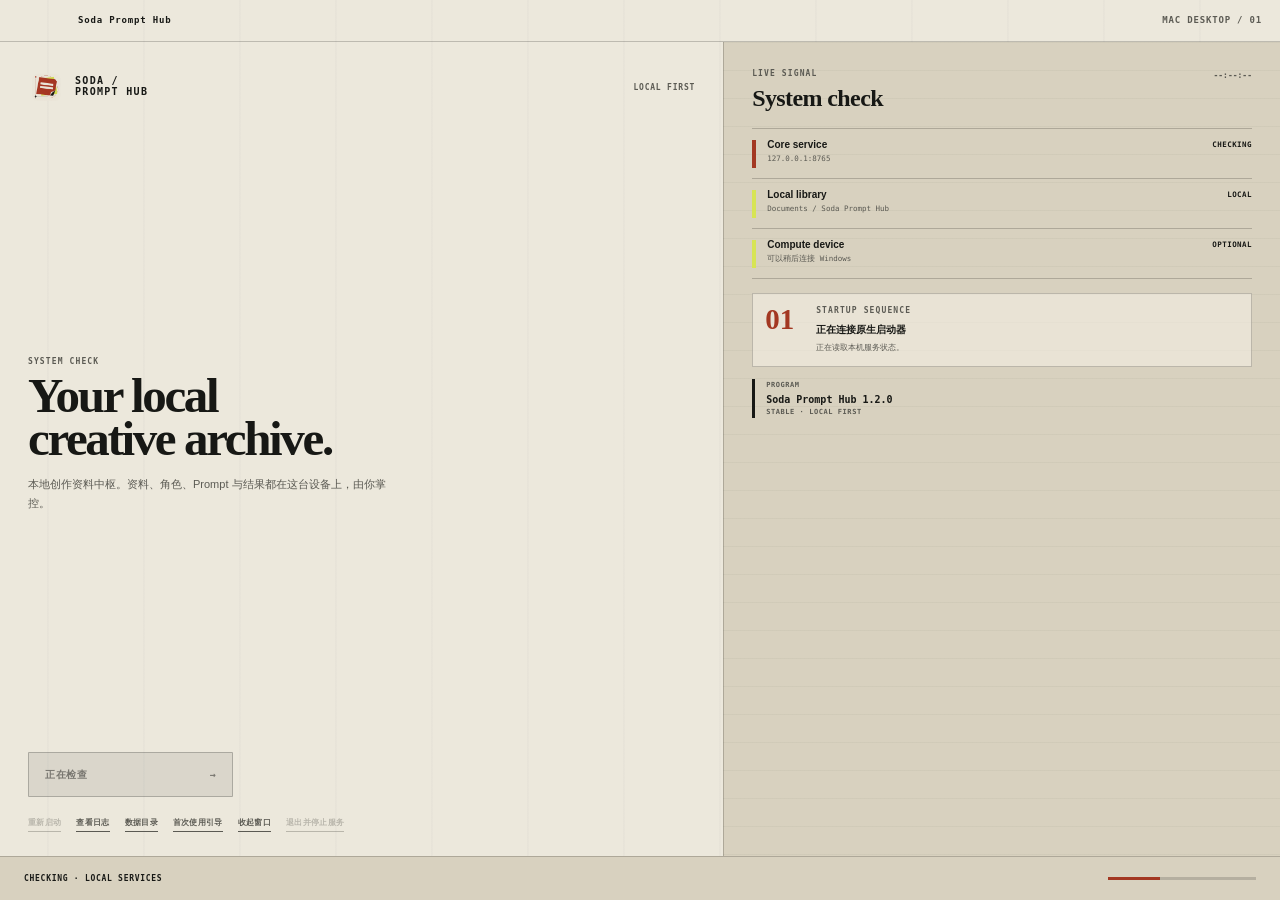
<file: deploy/desktop-ui/index.html>
<!doctype html>
<html lang="zh-CN">
<head>
  <meta charset="utf-8">
  <meta name="viewport" content="width=device-width, initial-scale=1">
  <meta name="color-scheme" content="light">
  <link rel="icon" href="data:,">
  <title>Soda Prompt Hub</title>
  <link rel="stylesheet" href="desktop.css?v=desktop-shell-9">
  <script src="desktop.js?v=desktop-shell-8" defer></script>
</head>
<body data-phase="checking" data-product="mac">
  <main class="desktop-shell" aria-live="polite">
    <header class="title-bar" data-drag-region>
      <span class="title-copy" id="titleCopy">Soda Prompt Hub</span>
      <span class="platform-copy" id="platformCopy">MAC DESKTOP / 01</span>
    </header>

    <div class="workspace-grid">
      <section class="workspace-intro">
        <div class="brand-row">
          <div class="brand-lockup" aria-label="Soda Prompt Hub">
            <span class="brand-stamp" aria-hidden="true"></span>
            <span class="brand-name" id="brandName">SODA /<br>PROMPT HUB</span>
          </div>
          <span class="build-label" id="buildLabel">LOCAL FIRST</span>
        </div>

        <div class="hero-copy">
          <p class="eyebrow" id="phaseEyebrow">SYSTEM CHECK</p>
          <h1 id="heroTitle">Your local<br>creative archive.</h1>
          <p class="hero-description" id="heroDescription">本地创作资料中枢。资料、角色、Prompt 与结果都在这台设备上，由你掌控。</p>
        </div>

        <button class="primary-action" id="primaryAction" type="button" data-command="openWorkspace" disabled>
          <span id="primaryLabel">正在准备</span>
          <span aria-hidden="true">→</span>
        </button>

        <nav class="secondary-actions" aria-label="启动器操作">
          <button type="button" data-command="restartCore" id="restartAction">重新启动</button>
          <button type="button" data-command="openLogs" id="logsAction">查看日志</button>
          <button type="button" data-command="exportDiagnostics" class="windows-only" id="diagnosticsAction" hidden>导出诊断</button>
          <button type="button" data-command="openDataFolder" id="folderAction">数据目录</button>
          <button type="button" data-command="toggleLocalWorker" class="desktop-only" id="computeAction" hidden>启动本机计算</button>
          <button type="button" data-settings-open class="compute-settings" id="configAction" hidden>设置</button>
          <button type="button" id="setupGuideAction">首次使用引导</button>
          <button type="button" data-command="hideWindow" id="hideAction">收起窗口</button>
          <button type="button" data-command="stopServiceAndQuit" id="stopQuitAction" class="mac-only" hidden>退出并停止服务</button>
        </nav>
      </section>

      <aside class="system-panel">
        <div class="panel-heading">
          <div>
            <p class="eyebrow">LIVE SIGNAL</p>
            <h2 id="panelTitle">System check</h2>
          </div>
          <time id="checkedAt">--:--:--</time>
        </div>

        <div class="status-list">
          <article class="status-row" data-signal="core">
            <span class="status-mark" aria-hidden="true"></span>
            <div>
              <h3>Core service</h3>
              <p id="coreDetail">正在确认服务身份</p>
            </div>
            <strong id="coreState">CHECKING</strong>
          </article>
          <article class="status-row" data-signal="library">
            <span class="status-mark" aria-hidden="true"></span>
            <div>
              <h3>Local library</h3>
              <p id="libraryDetail">Documents / Soda Prompt Hub</p>
            </div>
            <strong id="libraryState">LOCAL</strong>
          </article>
          <article class="status-row" data-signal="compute">
            <span class="status-mark" aria-hidden="true"></span>
            <div>
              <h3>Compute device</h3>
              <p id="computeDetail">可以稍后连接 Windows</p>
            </div>
            <strong id="computeState">OPTIONAL</strong>
          </article>
          <article class="status-row worker-only" data-signal="comfy" hidden>
            <span class="status-mark" aria-hidden="true"></span>
            <div>
              <h3 id="comfyTitle">ComfyUI</h3>
              <p id="comfyDetail">127.0.0.1:8188</p>
            </div>
            <strong id="comfyState">CHECKING</strong>
          </article>
        </div>

        <section class="task-lane worker-only" id="taskLane" hidden>
          <div class="task-lane-heading">
            <p class="eyebrow">TASK LANE</p>
            <strong id="taskState">WAITING</strong>
          </div>
          <span class="task-track" aria-hidden="true"><i></i></span>
          <h3 id="taskTitle">等待下一个已校验任务</h3>
          <p id="taskDetail">Worker 只会领取 bridge 中通过协议校验的任务。</p>
        </section>

        <section class="connection-card" id="connectionCard" hidden aria-label="设备连接状态">
          <div class="connection-heading"><span id="connectionDevice">计算设备</span><span id="connectionDot" aria-hidden="true">●</span></div>
          <h3 id="connectionLabel">正在检查设备连接</h3>
          <p id="connectionDetail">正在读取共享目录与 Worker 心跳。</p>
          <div class="connection-actions">
            <button type="button" data-command="checkConnection">重新检查</button>
            <button type="button" data-command="reconnectDevice" id="reconnectAction" hidden>连接 Windows</button>
            <button type="button" data-command="openDeviceSettings">设备设置 →</button>
          </div>
          <small>每 5 秒自动检查 · <span id="connectionCheckedAt">--:--:--</span></small>
          <p class="connection-notice" id="connectionNotice" role="status" hidden></p>
        </section>

        <section class="step-card" id="stepCard">
          <span class="step-index" id="stepIndex">01</span>
          <div>
            <p class="eyebrow" id="stepKicker">STARTUP SEQUENCE</p>
            <h3 id="stepTitle">正在定位安装目录</h3>
            <p id="stepDetail">启动器正在确认本机环境，请稍候。</p>
          </div>
        </section>

        <section class="error-card" id="errorCard" hidden>
          <p class="eyebrow">NEEDS ATTENTION</p>
          <h3 id="errorTitle">启动未完成</h3>
          <p id="errorDetail">请查看日志后重试。</p>
          <button type="button" data-command="retryCore">重试启动</button>
        </section>

        <div class="program-card">
          <span>PROGRAM</span>
          <strong id="programVersion">Soda Prompt Hub</strong>
          <small id="programDetail">Stable · Local first</small>
        </div>
      </aside>
    </div>

    <footer class="status-rail">
      <span id="railCopy">CHECKING · LOCAL SERVICES</span>
      <span class="rail-track" aria-hidden="true"><i></i></span>
    </footer>

    <div class="toast" id="toast" role="status" hidden></div>

    <dialog id="setupGuide" class="setup-guide" aria-labelledby="setupGuideTitle">
      <header><div><p class="eyebrow">GET STARTED / 首次使用</p><h2 id="setupGuideTitle">准备你的计算设备</h2></div><button type="button" id="setupGuideClose" aria-label="关闭首次使用引导">×</button></header>
      <ol class="setup-track" aria-label="设置进度"><li>01 本机设置</li><li id="setupShareTab">02 共享连接</li><li>03 检查状态</li></ol>
      <section data-setup-step="0"><h3 tabindex="-1">先连接本机 ComfyUI</h3><p>启动你的 ComfyUI，确认浏览器可以打开它。默认地址是 http://127.0.0.1:8188；使用其他端口时，在设置里修改。</p><p id="setupBridgeHelp">选择专用任务目录，例如 D:\PromptHub-Bridge\prompt-hub。只共享它的上级文件夹，不要共享整个磁盘、模型目录或个人资料。</p><p>LoRA 与模型目录可以稍后添加。已有配置会保留，只有点击保存才会更新。</p><button type="button" id="setupEdit">打开本机设置</button><button type="button" id="setupNext">已准备好，继续 →</button></section>
      <section data-setup-step="1" hidden><h3 tabindex="-1">仅共享指定的任务文件夹</h3><p id="setupShareFolder"></p><p id="setupShareDetail"></p><ol class="setup-instructions"><li>打开下方文件夹，返回上一级，右键该文件夹 → 属性 → 共享 → 高级共享。</li><li>勾选共享，记下共享名称；在共享权限与「安全」页仅给用于连接的账号读取与写入权限。</li><li>保留密码保护共享。只在可信的专用网络启用文件共享；不要关闭防火墙或为 Everyone 开放整个磁盘。</li></ol><button type="button" id="setupOpenFolder">打开待共享文件夹</button><button type="button" id="setupReadShare">我已设置，重新检测</button><label class="setup-address">发给 Mac 的连接地址<input id="setupAddress" readonly aria-label="发给 Mac 的连接地址" placeholder="检测到共享后显示"></label><button type="button" id="setupCopy" disabled>复制连接地址</button><p>在 Mac 工作台的「设备连接 → 开始配对引导」粘贴地址。系统登录使用 Windows 账号密码，不是 PIN。</p><button type="button" id="setupToCheck">继续检查本机状态 →</button></section>
      <section data-setup-step="2" hidden><h3 tabindex="-1">确认服务真正就绪</h3><ul id="setupChecks" class="setup-checks"></ul><p id="setupCheckHelp"></p><button type="button" id="setupCheck">重新检查</button><button type="button" id="setupFinish">返回主界面</button></section>
      <footer><button type="button" id="setupBack" hidden>← 上一步</button><p id="setupNotice" role="status">引导不会自动修改共享、账号或防火墙。</p></footer>
    </dialog>

    <section class="settings-overlay compute-settings" id="settingsOverlay" aria-labelledby="settingsTitle" hidden>
      <div class="settings-sheet">
        <header>
          <div>
            <p class="eyebrow">DEVICE CONFIGURATION</p>
            <h2 id="settingsTitle">配置计算设备</h2>
          </div>
          <button type="button" class="settings-close" data-settings-close aria-label="关闭设置">×</button>
        </header>

        <form id="workerSettingsForm">
          <section class="settings-section">
            <span class="settings-index">01</span>
            <div class="settings-fields">
              <h3>ComfyUI</h3>
              <label for="bridgeRoot" class="bridge-config">Bridge 目录</label>
              <div class="path-field bridge-config">
                <input id="bridgeRoot" name="bridgeRoot" autocomplete="off" required>
                <button type="button" data-folder-for="bridgeRoot">选择</button>
              </div>
              <label for="comfyUiUrl">ComfyUI 本机地址</label>
              <input id="comfyUiUrl" name="comfyUiUrl" value="http://127.0.0.1:8188" autocomplete="off" required>
            </div>
          </section>

          <section class="settings-section">
            <span class="settings-index">02</span>
            <div class="settings-fields">
              <h3>LoRA roots</h3>
              <label for="loraRoots">每行一个允许扫描的 LoRA 目录</label>
              <div class="path-field path-field-multiline">
                <textarea id="loraRoots" name="loraRoots" rows="2"></textarea>
                <button type="button" data-folder-for="loraRoots">添加</button>
              </div>
            </div>
          </section>

          <section class="settings-section models-section">
            <span class="settings-index">03</span>
            <div class="settings-fields model-fields">
              <h3>Model roots</h3>
              <p>没有使用的类型可以留空；已有同类型的多个目录会按行保留。</p>
              <div class="model-grid">
                <label>Checkpoint<textarea id="modelCheckpoint" rows="1"></textarea><button type="button" data-folder-for="modelCheckpoint">选择</button></label>
                <label>Diffusion model<textarea id="modelDiffusion" rows="1"></textarea><button type="button" data-folder-for="modelDiffusion">选择</button></label>
                <label>VAE<textarea id="modelVae" rows="1"></textarea><button type="button" data-folder-for="modelVae">选择</button></label>
                <label>Text encoder<textarea id="modelTextEncoder" rows="1"></textarea><button type="button" data-folder-for="modelTextEncoder">选择</button></label>
                <label>Upscaler<textarea id="modelUpscaler" rows="1"></textarea><button type="button" data-folder-for="modelUpscaler">选择</button></label>
                <label>ControlNet<textarea id="modelControlnet" rows="1"></textarea><button type="button" data-folder-for="modelControlnet">选择</button></label>
              </div>
            </div>
          </section>

          <footer class="settings-actions">
            <button type="button" data-command="openConfig">高级 JSON</button>
            <span id="settingsNotice">保存前不会修改现有配置。</span>
            <button type="submit" class="settings-save">保存并检查</button>
          </footer>
        </form>
      </div>
    </section>
  </main>
</body>
</html>
</file>
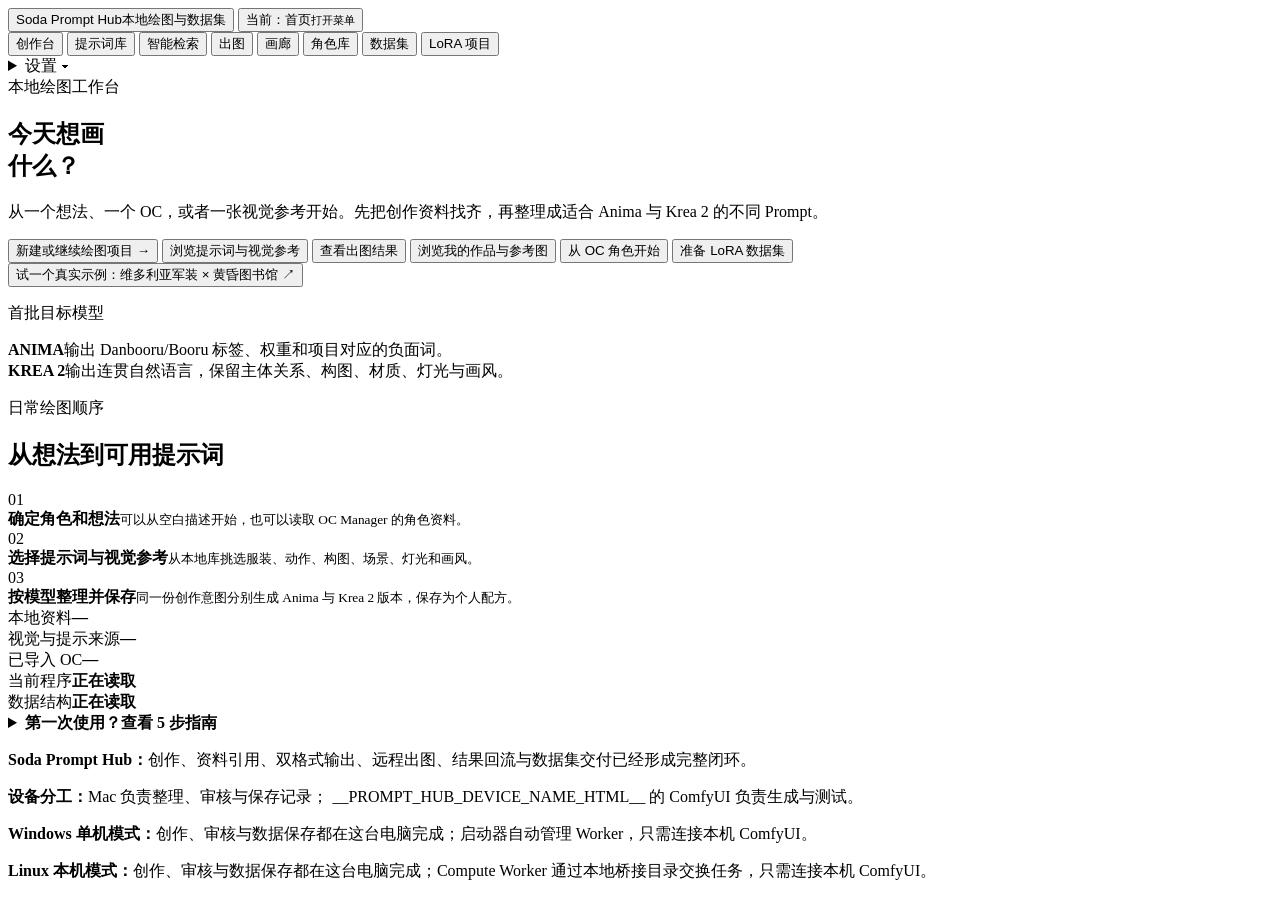
<file: src/prompt_hub/web_assets/index.html>
<!doctype html>
<html lang="zh-CN" data-usage-mode="__PROMPT_HUB_USAGE_MODE__">
<head>
  <meta charset="utf-8">
  <meta name="viewport" content="width=device-width, initial-scale=1">
  <title>Soda Prompt Hub</title>
  <meta name="application-name" content="Soda Prompt Hub">
  <meta name="description" content="Soda 的本地 AI 绘图提示词、视觉参考与 OC 创作中枢。">
  <link rel="icon" href="data:image/svg+xml,%3Csvg xmlns='http://www.w3.org/2000/svg' viewBox='0 0 64 64'%3E%3Crect width='64' height='64' fill='%23171815'/%3E%3Cpath d='M12 16h40v10H12zm0 22h26v10H12z' fill='%23d84b2a'/%3E%3Ccircle cx='48' cy='43' r='7' fill='%23d7e455'/%3E%3C/svg%3E">
  <style>
__PROMPT_HUB_BASE_STYLES__  </style>
</head>
<body>
  <div class="shell">
    <nav class="app-nav" aria-label="主导航" data-menu-open="false">
      <button class="app-brand" data-view="home">Soda Prompt Hub<span>本地绘图与数据集</span></button>
      <button class="app-nav-toggle" id="appNavToggle" type="button" aria-controls="appNavItems" aria-expanded="false"><span id="appNavCurrent">当前：首页</span><small>打开菜单</small></button>
      <div class="app-nav-items" id="appNavItems">
        <button class="app-nav-button" data-view="creative">创作台</button>
        <button class="app-nav-button" data-view="prompts">提示词库</button>
        <button class="app-nav-button" data-view="discover">智能检索</button>
        <button class="app-nav-button" data-view="comfy">出图</button>
        <button class="app-nav-button" data-view="gallery">画廊</button>
        <button class="app-nav-button" data-view="characters">角色库</button>
        <button class="app-nav-button" data-view="datasets">数据集</button>
        <button class="app-nav-button" data-view="lora">LoRA 项目</button>
        <details class="app-settings-menu" id="appSettingsMenu"><summary>设置 ▾</summary><div class="app-settings-items">
        <button class="app-nav-button" data-view="management">资料管理</button>
        <button class="app-nav-button" data-view="remote">设备连接</button>
        <button class="app-nav-button language-settings-button" id="languageSettingsToggle" type="button" aria-haspopup="dialog" aria-controls="languageSettings" aria-expanded="false">语言 ▾</button>
        </div></details>
      </div>
    </nav>
    <section class="language-settings" id="languageSettings" role="dialog" aria-labelledby="languageSettingsTitle" hidden>
      <div class="language-settings-head"><h2 id="languageSettingsTitle">语言设置</h2><button id="closeLanguageSettings" type="button" aria-label="关闭语言设置">×</button></div>
      <label class="ui-language-control"><span>界面语言</span><select id="uiLanguageSelect" aria-label="界面语言"><option value="zh-CN" data-i18n-ignore>简体中文</option><option value="zh-TW" data-i18n-ignore>繁體中文</option><option value="en" data-i18n-ignore>English</option></select></label>
      <div class="tag-language-control"><span>标签显示</span><button class="tag-language-button" id="tagLanguageToggle" type="button">标签：中英</button></div>
      <p>只改变显示，不改写 Prompt。</p>
    </section>

    <section class="home-page" id="homePage">
      <div class="home-lead">
        <div class="eyebrow">本地绘图工作台</div>
        <h1>今天想画<br>什么？</h1>
        <p class="subtitle">从一个想法、一个 OC，或者一张视觉参考开始。先把创作资料找齐，再整理成适合 Anima 与 Krea 2 的不同 Prompt。</p>
        <div class="home-actions">
          <button class="home-primary" data-start="creative">新建或继续绘图项目 →</button>
          <button class="home-secondary" data-start="prompts">浏览提示词与视觉参考</button>
          <button class="home-secondary" data-start="comfy">查看出图结果</button>
          <button class="home-secondary" data-start="gallery">浏览我的作品与参考图</button>
          <button class="home-secondary" data-start="characters">从 OC 角色开始</button>
          <button class="home-secondary" data-start="lora">准备 LoRA 数据集</button>
        </div>
        <button class="home-example" id="exampleButton">试一个真实示例：维多利亚军装 × 黄昏图书馆 ↗</button>
        <div class="home-targets">
          <p class="section-label">首批目标模型</p>
          <div class="target-row"><strong>ANIMA</strong><span>输出 Danbooru/Booru 标签、权重和项目对应的负面词。</span></div>
          <div class="target-row"><strong>KREA 2</strong><span>输出连贯自然语言，保留主体关系、构图、材质、灯光与画风。</span></div>
        </div>
      </div>
      <aside class="home-guide">
        <p class="section-label">日常绘图顺序</p>
        <h2>从想法到可用提示词</h2>
        <div class="guide-steps">
          <div class="guide-step"><span>01</span><div><strong>确定角色和想法</strong><small>可以从空白描述开始，也可以读取 OC Manager 的角色资料。</small></div></div>
          <div class="guide-step"><span>02</span><div><strong>选择提示词与视觉参考</strong><small>从本地库挑选服装、动作、构图、场景、灯光和画风。</small></div></div>
          <div class="guide-step"><span>03</span><div><strong>按模型整理并保存</strong><small>同一份创作意图分别生成 Anima 与 Krea 2 版本，保存为个人配方。</small></div></div>
        </div>
        <div class="home-status">
          <div class="home-status-line"><span>本地资料</span><strong id="homeEntryCount">—</strong></div>
          <div class="home-status-line"><span>视觉与提示来源</span><strong id="homeSourceCount">—</strong></div>
          <div class="home-status-line"><span>已导入 OC</span><strong id="homeOcCount">—</strong></div>
          <div class="home-status-line version"><span>当前程序</span><strong id="homeProgramVersion">正在读取</strong></div>
          <div class="home-status-line version"><span>数据结构</span><strong id="homeDataVersion">正在读取</strong></div>
        </div>
      </aside>
      <details class="home-first-guide" id="homeFirstGuide">
        <summary><strong>第一次使用？查看 5 步指南</strong></summary>
        <div class="home-first-guide-steps">
          <div class="home-first-guide-step"><b>01</b><strong>先写想法或选 OC</strong><span>在创作台新建项目，也可以先从角色库导入 OC Manager JSON。</span></div>
          <div class="home-first-guide-step"><b>02</b><strong>找提示词和参考图</strong><span>去提示词库或智能检索，挑选服装、动作、构图、灯光和画风。</span></div>
          <div class="home-first-guide-step"><b>03</b><strong>整理两种 Prompt</strong><span>同一份创作意图分别检查 Anima 标签和 Krea 2 自然语言版本。</span></div>
          <div class="home-first-guide-step" data-usage-only="mac_remote"><b>04</b><strong>需要时交给 Windows 出图</strong><span>Windows 开机并运行 Worker 后再发送；离线时可以继续整理本地内容。</span></div>
          <div class="home-first-guide-step" data-usage-only="windows_local"><b>04</b><strong>连接本机 ComfyUI 出图</strong><span>Worker 随启动器自动运行；在启动器设置中填写 ComfyUI 地址，无需配对其他设备。</span></div>
          <div class="home-first-guide-step" data-usage-only="linux_local"><b>04</b><strong>连接本机 ComfyUI 出图</strong><span>Compute Worker 通过本地桥接目录领取任务；把 worker-config.json 的 comfyui_url 指向本机 ComfyUI 即可，无需配对其他设备。</span></div>
          <div class="home-first-guide-step"><b>05</b><strong>精选、打标并交付数据集</strong><span>结果图导入后人工筛选，检查 WD14 草稿，最后冻结并导出版本。</span></div>
        </div>
      </details>
      <section class="home-source-setup" id="homeSourceSetup" aria-labelledby="homeSourceSetupTitle" hidden>
        <div>
          <p class="section-label">第一次使用 · 资料准备</p>
          <h2 id="homeSourceSetupTitle">把推荐提示词资料装到本机</h2>
          <p id="homeSourceSetupDescription">这些资料会从公开 Git 仓库下载到个人资料目录，并建立本地检索索引。不会上传你的创作、角色或图片。</p>
          <div class="home-source-list" id="homeSourceSetupList"></div>
        </div>
        <div class="home-source-actions">
          <button class="primary" id="homeSourceInstall" type="button">安装推荐资料库</button>
          <button id="homeSourceSkip" type="button">暂时跳过</button>
        </div>
        <div class="home-source-progress" id="homeSourceProgress" hidden><progress id="homeSourceProgressBar" max="1" value="0"></progress><span id="homeSourceProgressMessage" role="status">等待开始</span></div>
      </section>
      <div class="home-footnote">
        <p><strong id="homeReleaseIdentity">Soda Prompt Hub：</strong>创作、资料引用、双格式输出、远程出图、结果回流与数据集交付已经形成完整闭环。</p>
        <p data-usage-only="mac_remote"><strong>设备分工：</strong>Mac 负责整理、审核与保存记录； <span data-remote-device-name data-i18n-ignore>__PROMPT_HUB_DEVICE_NAME_HTML__</span> 的 ComfyUI 负责生成与测试。</p>
        <p data-usage-only="windows_local"><strong>Windows 单机模式：</strong>创作、审核与数据保存都在这台电脑完成；启动器自动管理 Worker，只需连接本机 ComfyUI。</p>
        <p data-usage-only="linux_local"><strong>Linux 本机模式：</strong>创作、审核与数据保存都在这台电脑完成；Compute Worker 通过本地桥接目录交换任务，只需连接本机 ComfyUI。</p>
      </div>
    </section>

    <section class="management-page" id="managementPage" hidden>
      <header class="archive-header">
        <section class="masthead">
          <div class="eyebrow">本地资料管理</div>
          <h1>资料与<br>索引</h1>
          <p class="subtitle">在这里更新公共资料、查看来源与本地索引状态。创作和日常检索不需要操作这些设置。</p>
          <div class="stamp">只保存在本机</div>
        </section>
        <section class="stats-panel">
          <div>
            <p class="section-label">资料库状态</p>
            <div class="stats-grid">
              <div class="stat"><strong id="entryCount">—</strong><span>资料条目</span></div>
              <div class="stat"><strong id="sourceCount">—</strong><span>资料来源</span></div>
              <div class="stat"><strong id="styleCount">—</strong><span>画风资料</span></div>
              <div class="stat"><strong id="tagCount">—</strong><span>标签</span></div>
            </div>
            <div class="personal-summary">我的收藏 <strong id="favoriteCount">0</strong> 条 <span class="divider">·</span> 已导入角色 <strong id="ocCount">0</strong> 个</div>
          </div>
          <div class="sync-actions"><button class="sync-button" id="sourceSyncButton">↻ 更新公共提示词库</button><button class="sync-button" id="importButton" aria-describedby="sourceIndexHelp">刷新本地资料</button></div>
        </section>
      </header>
      <section class="management-sources">
        <p class="section-label">资料来源</p>
        <div class="source-list" id="sourceList" hidden></div>
        <details class="source-mapping-editor" id="sourceMappingEditor"><summary>选择 GitHub URL / 本地映射</summary>
          <form id="sourceMappingForm"><label>资料库<select id="sourceMappingSource" required></select></label><label>读取方式<select id="sourceMappingMode"><option value="remote">GitHub URL</option><option value="local">本地映射</option></select></label><p id="sourceMappingUrl"></p><label id="sourceMappingPathWrap">本地目录<input id="sourceMappingPath" required maxlength="4096" placeholder="例如 __PROMPT_HUB_MAPPING_PATH__"></label><label id="sourceMappingDataWrap" hidden>AnimaDex 外部资料目录（可选）<input id="sourceMappingDataPath" maxlength="4096" placeholder="包含 import/characters.csv 与 artists.csv 的目录"></label><p>每个库可单独选择。GitHub 资料下载到 Hub 管理的目录；本地映射只读、不复制大图。切换保留已填写路径和原文件，保存后按所选方式下载或刷新索引。</p><button type="submit" id="sourceMappingSave">保存来源设置</button><p id="sourceMappingMessage" role="status" aria-live="polite"></p></form>
        </details>
        <p class="source-sync-help" id="sourceIndexHelp">刷新本地资料：重新读取已有目录，更新搜索索引，不修改原文件。使用已下载仓库时，可以单独检查更新或下载尚未安装的资料库。</p>
        <div class="source-sync-summary"><p id="sourceSyncSummary">正在读取本地资料源状态…</p><button class="source-sync-fetch" id="sourceSyncRefresh" type="button">刷新状态</button></div>
        <div class="source-sync-message" id="sourceSyncMessage" role="status" aria-live="polite">尚未检查上游更新。</div>
        <progress class="source-sync-progress" id="sourceSyncProgress" aria-label="资料更新步骤进度" value="0" max="1" hidden></progress>
        <button class="source-sync-fetch" id="sourceSyncResume" type="button" hidden>重新连接任务进度</button>
        <div class="source-sync-details" id="sourceSyncDetails"></div>
        <div class="source-sync-list" id="sourceSyncList"></div>
      </section>
    </section>

    <div class="workspace" id="archiveWorkspace" hidden>
      <aside>
        <p class="section-label" id="searchLabel">查找提示词和视觉参考</p>
        <div class="search-box"><input id="query" type="search" aria-label="输入提示词关键词" placeholder="例如：哥特连衣裙、兔耳、逆光" autofocus></div>
        <div class="source-quick-filters" id="sourceQuickFilters" aria-label="资料来源快捷筛选"></div>
        <details class="advanced-filters">
          <summary>展开高级筛选</summary>
          <div class="filters" id="promptFilters">
            <label>资料类型<select id="kind"><option value="">全部类型</option><option value="style">画风</option><option value="prompt">完整提示词</option><option value="modifier">修饰词</option><option value="wildcard">通配词</option><option value="caption">图片说明</option><option value="tag">标签</option><option value="character_reference">角色参照</option><option value="artist_reference">画师参照</option><option value="copyright_reference">作品参照</option></select></label>
            <label>内容分级<select id="safety"><option value="">全部分级</option><option value="sfw">普通</option><option value="suggestive">轻度成人向</option><option value="adult">成人向</option><option value="explicit-adult">明确成人向</option></select></label>
            <label>资料来源<select id="source"><option value="">全部来源</option></select></label>
            <fieldset class="animadex-filters" id="animadexFilters" hidden><legend>AnimaDex 细分筛选</legend><label>作品<select id="animadexCopyright"><option value="">全部作品</option></select></label><label>发色<select id="animadexHair"><option value="">全部发色</option></select></label><label>瞳色<select id="animadexEyes"><option value="">全部瞳色</option></select></label></fieldset>
          </div>
          <div class="filters" id="ocFilters" hidden>
            <label>所属世界<select id="ocWorld"><option value="">全部世界</option></select></label>
          </div>
        </details>
        <button class="search-button" id="searchButton">查找提示词</button>
        <button class="shelf-filter" id="onlyWithVisuals" aria-pressed="false">▣ 只看有图片的资料</button>
        <button class="shelf-filter" id="favoritesOnly" aria-pressed="false">☆ 只看我的收藏</button>
        <section class="oc-import-panel" id="ocImportPanel" hidden>
          <p class="section-label">从 OC Manager 导入</p>
          <input id="ocFile" type="file" accept="application/json,.json" hidden>
          <label class="file-picker" for="ocFile">＋ 选择角色 JSON 文件</label>
          <p class="file-name" id="ocFileName">尚未选择文件</p>
          <button class="oc-import-button" id="ocImportButton" disabled>导入到本地角色库</button>
          <p class="import-message" id="ocImportMessage"></p>
        </section>
      </aside>

      <main>
        <p class="archive-notice" id="archiveNotice"><strong>提示词与视觉资料库：</strong>输入服装、动作、构图、场景或画风关键词。找到合适内容后可以收藏并记录实测备注。</p>
        <div class="results-head"><h2 id="resultsTitle">提示词结果</h2><span id="status">可以开始</span></div>
        <nav class="archive-pagination" id="archivePagination" aria-label="提示词结果分页" hidden><button id="archivePreviousPage" type="button">上一页</button><span id="archivePageStatus">第 1 / 1 页</span><button id="archiveNextPage" type="button">下一页</button></nav>
        <div class="results" id="results"></div>
      </main>
    </div>
  </div>
  <script>
__PROMPT_HUB_I18N_SCRIPT__  </script>
  <script>
__PROMPT_HUB_BASE_SCRIPT__  </script>
</body>
</html>
</file>
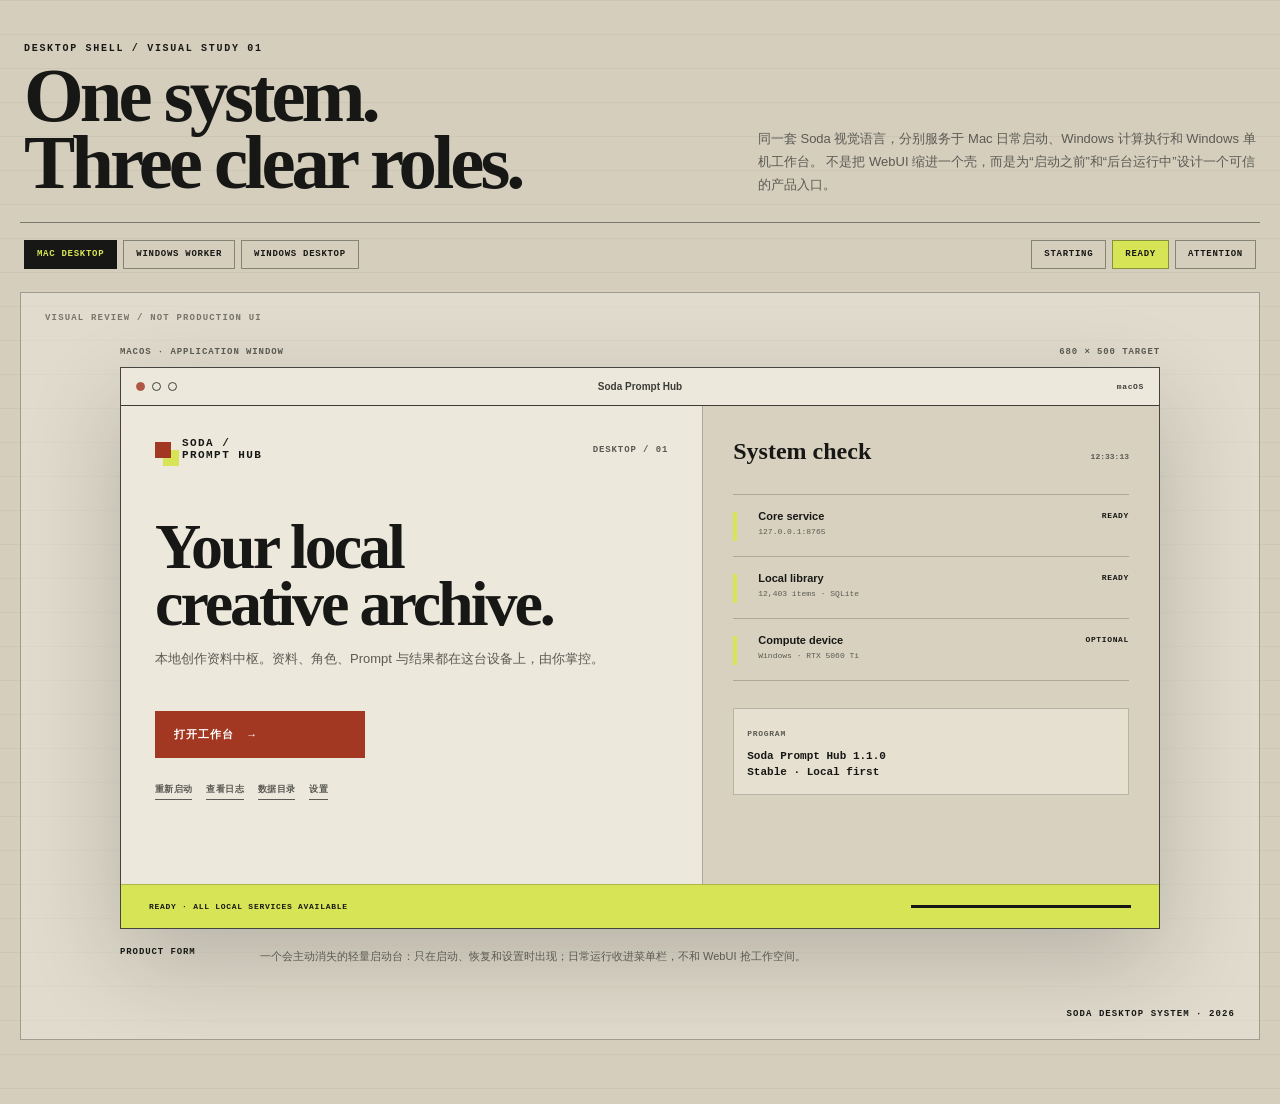
<file: docs/prototypes/desktop-launchers.html>
<!doctype html>
<html lang="zh-CN">
<head>
  <meta charset="utf-8">
  <meta name="viewport" content="width=device-width, initial-scale=1">
  <title>Soda Prompt Hub · Desktop Shell Visual Study</title>
  <style>
    :root {
      --ink: #171815;
      --paper: #ece8dc;
      --paper-deep: #d8d1bf;
      --paper-light: #f7f2e7;
      --signal: #a33822;
      --acid: #d7e455;
      --muted: #5b5a53;
      --line: rgba(23, 24, 21, .22);
      --white-ink: #f4eddf;
      --shadow: 0 34px 90px rgba(21, 21, 18, .2);
      --display: "Iowan Old Style", "Palatino Linotype", "Songti SC", serif;
      --sans: "Avenir Next", "PingFang SC", "Microsoft YaHei UI", sans-serif;
      --mono: "SFMono-Regular", "Cascadia Mono", "Roboto Mono", monospace;
    }

    * { box-sizing: border-box; }

    html { min-width: 320px; background: #c8c1b1; }

    body {
      margin: 0;
      min-height: 100vh;
      color: var(--ink);
      font-family: var(--sans);
      background:
        linear-gradient(rgba(23, 24, 21, .045) 1px, transparent 1px),
        #d5cebd;
      background-size: 100% 34px;
    }

    button { color: inherit; font: inherit; }

    .review-shell {
      width: min(1480px, calc(100% - 40px));
      margin: 0 auto;
      padding: 42px 0 64px;
    }

    .review-head {
      display: grid;
      grid-template-columns: minmax(0, 1fr) minmax(300px, .72fr);
      gap: 42px;
      align-items: end;
      padding: 0 4px 25px;
      border-bottom: 1px solid rgba(23, 24, 21, .48);
    }

    .kicker {
      margin: 0 0 8px;
      font: 800 10px/1.3 var(--mono);
      letter-spacing: .17em;
      text-transform: uppercase;
    }

    .review-head h1 {
      max-width: 760px;
      margin: 0;
      font: 700 clamp(44px, 6vw, 86px)/.87 var(--display);
      letter-spacing: -.052em;
    }

    .review-copy {
      margin: 0;
      max-width: 520px;
      color: var(--muted);
      font-size: 13px;
      line-height: 1.75;
    }

    .review-controls {
      display: flex;
      flex-wrap: wrap;
      justify-content: space-between;
      gap: 12px 24px;
      padding: 17px 4px 23px;
    }

    .product-tabs,
    .state-tabs {
      display: flex;
      flex-wrap: wrap;
      gap: 6px;
    }

    .review-control {
      border: 1px solid rgba(23, 24, 21, .42);
      background: transparent;
      padding: 9px 12px;
      cursor: pointer;
      font: 800 9px/1 var(--mono);
      letter-spacing: .08em;
      text-transform: uppercase;
      transition: background 140ms ease, color 140ms ease, transform 140ms ease;
    }

    .review-control:hover { transform: translateY(-1px); }
    .review-control[aria-selected="true"] { background: var(--ink); color: var(--acid); }
    .state-tabs .review-control[aria-selected="true"] { background: var(--acid); color: var(--ink); }

    .stage {
      position: relative;
      min-height: 690px;
      overflow: hidden;
      border: 1px solid rgba(23, 24, 21, .32);
      background: rgba(236, 232, 220, .48);
      padding: 54px 34px 74px;
    }

    .stage::before {
      content: "VISUAL REVIEW / NOT PRODUCTION UI";
      position: absolute;
      top: 20px;
      left: 24px;
      color: rgba(23, 24, 21, .52);
      font: 800 9px var(--mono);
      letter-spacing: .13em;
    }

    .stage::after {
      content: "SODA DESKTOP SYSTEM · 2026";
      position: absolute;
      right: 24px;
      bottom: 20px;
      font: 800 9px var(--mono);
      letter-spacing: .12em;
    }

    .product-screen { display: none; }
    .product-screen.is-active { display: block; animation: enter 420ms cubic-bezier(.2,.8,.2,1) both; }

    .device-caption {
      width: min(1040px, 94%);
      margin: 0 auto 10px;
      display: flex;
      justify-content: space-between;
      color: rgba(23, 24, 21, .66);
      font: 800 9px var(--mono);
      letter-spacing: .1em;
      text-transform: uppercase;
    }

    .app-window {
      width: min(1040px, 94%);
      min-height: 560px;
      margin: 0 auto;
      overflow: hidden;
      border: 1px solid rgba(23, 24, 21, .78);
      background: var(--paper);
      box-shadow: var(--shadow);
    }

    .app-window.worker { background: var(--ink); color: var(--white-ink); border-color: #090a08; }

    .window-bar {
      height: 38px;
      display: grid;
      grid-template-columns: 1fr auto 1fr;
      align-items: center;
      border-bottom: 1px solid currentColor;
      padding: 0 15px;
      opacity: .82;
    }

    .window-dots { display: flex; gap: 7px; }
    .window-dot { width: 9px; height: 9px; border: 1px solid currentColor; border-radius: 50%; }
    .window-dot:first-child { background: var(--signal); border-color: var(--signal); }
    .window-title { font: 700 10px var(--sans); }
    .window-platform { justify-self: end; font: 700 8px var(--mono); letter-spacing: .08em; }

    .app-body {
      position: relative;
      min-height: 522px;
      display: grid;
      grid-template-columns: minmax(0, 1.12fr) minmax(330px, .88fr);
    }

    .app-main { padding: 32px 34px 70px; }
    .app-aside { padding: 32px 30px 70px; border-left: 1px solid var(--line); background: var(--paper-deep); }
    .worker .app-aside { border-color: rgba(244, 237, 223, .2); background: #22231f; }

    .brand-row { display: flex; align-items: center; justify-content: space-between; gap: 20px; }

    .brand-lockup { display: flex; align-items: center; gap: 11px; }
    .brand-stamp { width: 16px; height: 16px; background: var(--signal); box-shadow: 8px 8px 0 var(--acid); }
    .brand-name { font: 900 11px/1.08 var(--mono); letter-spacing: .13em; }
    .brand-code { color: var(--muted); font: 800 9px var(--mono); letter-spacing: .1em; }
    .worker .brand-code { color: #9e9b90; }

    .hero { margin-top: 58px; }
    .hero h2 {
      max-width: 620px;
      margin: 0;
      font: 700 clamp(44px, 5vw, 70px)/.88 var(--display);
      letter-spacing: -.047em;
    }
    .worker .hero h2 { color: var(--white-ink); }
    .hero p { max-width: 520px; margin: 16px 0 0; color: var(--muted); font-size: 13px; line-height: 1.65; }
    .worker .hero p { color: #aaa69c; }

    .primary-action {
      min-width: 210px;
      margin-top: 42px;
      border: 1px solid var(--signal);
      background: var(--signal);
      color: white;
      padding: 15px 18px;
      cursor: pointer;
      text-align: left;
      font: 900 11px var(--mono);
      letter-spacing: .08em;
      transition: transform 160ms ease, box-shadow 160ms ease;
    }
    .primary-action:hover { transform: translate(-2px, -2px); box-shadow: 5px 5px 0 var(--ink); }
    .worker .primary-action { background: var(--acid); border-color: var(--acid); color: var(--ink); }
    .worker .primary-action:hover { box-shadow: 5px 5px 0 var(--signal); }

    .secondary-actions { display: flex; flex-wrap: wrap; gap: 14px; margin-top: 22px; }
    .text-action {
      border: 0;
      border-bottom: 1px solid currentColor;
      background: transparent;
      padding: 3px 0;
      cursor: pointer;
      color: var(--muted);
      font: 800 9px var(--mono);
      letter-spacing: .04em;
    }
    .worker .text-action { color: #bbb7ab; }

    .aside-head { display: flex; align-items: baseline; justify-content: space-between; gap: 16px; }
    .aside-head h3 { margin: 0; font: 700 24px var(--display); }
    .aside-head span { color: var(--muted); font: 800 8px var(--mono); }
    .worker .aside-head span { color: #aaa69c; }

    .status-list { margin-top: 29px; border-top: 1px solid var(--line); }
    .worker .status-list { border-color: rgba(244, 237, 223, .2); }
    .status-row {
      display: grid;
      grid-template-columns: 14px 1fr auto;
      gap: 11px;
      align-items: start;
      padding: 15px 0;
      border-bottom: 1px solid var(--line);
    }
    .worker .status-row { border-color: rgba(244, 237, 223, .16); }

    .status-mark { width: 4px; height: 29px; margin-top: 2px; background: var(--acid); }
    .status-row strong { display: block; font-size: 11px; }
    .status-row small { display: block; margin-top: 4px; color: var(--muted); font: 8px/1.4 var(--mono); }
    .worker .status-row small { color: #98958b; }
    .status-value { padding-top: 1px; font: 900 8px var(--mono); letter-spacing: .08em; }

    .detail-block { margin-top: 27px; padding: 13px; border: 1px solid var(--line); background: rgba(247, 242, 231, .45); }
    .worker .detail-block { border-color: rgba(244, 237, 223, .2); background: rgba(244, 237, 223, .035); }
    .detail-label { color: var(--muted); font: 800 8px var(--mono); letter-spacing: .09em; }
    .worker .detail-label { color: #97948a; }
    .detail-value { display: block; margin-top: 8px; font: 700 11px/1.5 var(--mono); overflow-wrap: anywhere; }

    .status-rail {
      position: absolute;
      right: 0;
      bottom: 0;
      left: 0;
      height: 44px;
      display: flex;
      align-items: center;
      justify-content: space-between;
      gap: 14px;
      overflow: hidden;
      border-top: 1px solid var(--line);
      padding: 0 28px;
      background: var(--acid);
      color: var(--ink);
      font: 900 8px var(--mono);
      letter-spacing: .09em;
    }
    .worker .status-rail { border-color: rgba(244, 237, 223, .22); }
    .rail-line { flex: 1; max-width: 220px; height: 3px; background: rgba(23, 24, 21, .22); }
    .rail-fill { display: block; width: 100%; height: 100%; background: var(--ink); transform-origin: left; }

    .machine-card {
      margin-top: 44px;
      border-top: 1px solid rgba(244, 237, 223, .28);
      border-bottom: 1px solid rgba(244, 237, 223, .28);
      padding: 22px 0;
    }
    .machine-name { display: flex; align-items: end; justify-content: space-between; gap: 20px; }
    .machine-name strong { font: 700 clamp(35px, 4vw, 58px)/.9 var(--display); }
    .machine-name span { background: var(--acid); color: var(--ink); padding: 6px 8px; font: 900 8px var(--mono); }
    .machine-meta { margin: 11px 0 0; color: #aaa69c; font: 800 9px var(--mono); letter-spacing: .07em; }

    .task-lane { margin-top: 28px; }
    .lane-head { display: flex; justify-content: space-between; color: #aaa69c; font: 800 8px var(--mono); }
    .lane-track { position: relative; height: 8px; margin-top: 12px; background: #31322d; overflow: hidden; }
    .lane-track::after { content: ""; position: absolute; inset: 0 46% 0 0; background: var(--acid); }
    .lane-copy { margin: 12px 0 0; color: #d2cdbf; font-size: 11px; }

    .mode-card {
      margin-top: 26px;
      border: 1px solid var(--line);
      background: var(--paper-light);
      padding: 15px;
    }
    .mode-card span { color: var(--signal); font: 900 8px var(--mono); letter-spacing: .08em; }
    .mode-card strong { display: block; margin-top: 8px; font-size: 13px; }
    .mode-card p { margin: 5px 0 0; color: var(--muted); font-size: 10px; line-height: 1.55; }

    body[data-state="starting"] .status-mark { background: var(--signal); }
    body[data-state="starting"] .status-value { color: var(--signal); }
    body[data-state="starting"] .status-rail { background: var(--paper-deep); }
    body[data-state="starting"] .rail-fill { width: 56%; background: var(--signal); animation: breathe 1.2s ease-in-out infinite alternate; }
    body[data-state="starting"] [data-ready-label]::after { content: "STARTING"; }
    body[data-state="starting"] [data-ready-label] { font-size: 0; }

    body[data-state="attention"] .status-row:nth-child(3) .status-mark { background: var(--signal); }
    body[data-state="attention"] .status-row:nth-child(3) .status-value { color: var(--signal); }
    body[data-state="attention"] .status-rail { background: #e7b647; }
    body[data-state="attention"] [data-rail-copy]::after { content: "ATTENTION · COMPUTE DEVICE NEEDS REVIEW"; }
    body[data-state="attention"] [data-rail-copy] { font-size: 0; }

    .review-note {
      width: min(1040px, 94%);
      margin: 18px auto 0;
      display: grid;
      grid-template-columns: 120px minmax(0, 1fr);
      gap: 20px;
      color: var(--muted);
      font-size: 11px;
      line-height: 1.65;
    }
    .review-note strong { color: var(--ink); font: 900 9px var(--mono); letter-spacing: .1em; }

    @keyframes enter {
      from { opacity: 0; transform: translateY(12px); }
      to { opacity: 1; transform: translateY(0); }
    }

    @keyframes breathe {
      from { opacity: .5; }
      to { opacity: 1; }
    }

    @media (max-width: 880px) {
      .review-head { grid-template-columns: 1fr; gap: 20px; }
      .stage { padding-inline: 16px; }
      .app-window, .device-caption, .review-note { width: 100%; }
      .app-body { grid-template-columns: 1fr; }
      .app-aside { border-left: 0; border-top: 1px solid var(--line); }
      .worker .app-aside { border-left: 0; border-top-color: rgba(244, 237, 223, .2); }
      .review-note { grid-template-columns: 1fr; gap: 6px; }
    }

    @media (max-width: 560px) {
      .review-shell { width: min(100% - 22px, 1480px); padding-top: 24px; }
      .review-controls { align-items: flex-start; flex-direction: column; }
      .stage { min-height: 0; padding-top: 48px; }
      .device-caption { display: none; }
      .app-main, .app-aside { padding-inline: 22px; }
      .hero { margin-top: 40px; }
      .hero h2 { font-size: 43px; }
      .window-platform { display: none; }
      .status-rail { padding-inline: 18px; }
    }

    @media (prefers-reduced-motion: reduce) {
      *, *::before, *::after { animation-duration: .01ms !important; animation-iteration-count: 1 !important; transition: none !important; }
    }
  </style>
</head>
<body data-state="ready">
  <main class="review-shell">
    <header class="review-head">
      <div>
        <p class="kicker">Desktop Shell / Visual Study 01</p>
        <h1>One system.<br>Three clear roles.</h1>
      </div>
      <p class="review-copy">
        同一套 Soda 视觉语言，分别服务于 Mac 日常启动、Windows 计算执行和 Windows 单机工作台。
        不是把 WebUI 缩进一个壳，而是为“启动之前”和“后台运行中”设计一个可信的产品入口。
      </p>
    </header>

    <nav class="review-controls" aria-label="视觉原型控制">
      <div class="product-tabs" role="tablist" aria-label="产品形态">
        <button class="review-control" type="button" role="tab" aria-selected="true" data-product-tab="mac">Mac Desktop</button>
        <button class="review-control" type="button" role="tab" aria-selected="false" data-product-tab="worker">Windows Worker</button>
        <button class="review-control" type="button" role="tab" aria-selected="false" data-product-tab="windows">Windows Desktop</button>
      </div>
      <div class="state-tabs" role="tablist" aria-label="状态预览">
        <button class="review-control" type="button" aria-selected="false" data-state-tab="starting">Starting</button>
        <button class="review-control" type="button" aria-selected="true" data-state-tab="ready">Ready</button>
        <button class="review-control" type="button" aria-selected="false" data-state-tab="attention">Attention</button>
      </div>
    </nav>

    <section class="stage">
      <article class="product-screen is-active" data-product="mac">
        <div class="device-caption"><span>macOS · APPLICATION WINDOW</span><span>680 × 500 target</span></div>
        <div class="app-window">
          <div class="window-bar">
            <div class="window-dots"><i class="window-dot"></i><i class="window-dot"></i><i class="window-dot"></i></div>
            <span class="window-title">Soda Prompt Hub</span>
            <span class="window-platform">macOS</span>
          </div>
          <div class="app-body">
            <section class="app-main">
              <div class="brand-row">
                <div class="brand-lockup"><i class="brand-stamp"></i><span class="brand-name">SODA /<br>PROMPT HUB</span></div>
                <span class="brand-code">DESKTOP / 01</span>
              </div>
              <div class="hero">
                <h2>Your local<br>creative archive.</h2>
                <p>本地创作资料中枢。资料、角色、Prompt 与结果都在这台设备上，由你掌控。</p>
              </div>
              <button class="primary-action" type="button">打开工作台 &nbsp;→</button>
              <div class="secondary-actions">
                <button class="text-action" type="button">重新启动</button>
                <button class="text-action" type="button">查看日志</button>
                <button class="text-action" type="button">数据目录</button>
                <button class="text-action" type="button">设置</button>
              </div>
            </section>
            <aside class="app-aside">
              <div class="aside-head"><h3>System check</h3><span>12:33:13</span></div>
              <div class="status-list">
                <div class="status-row"><i class="status-mark"></i><div><strong>Core service</strong><small>127.0.0.1:8765</small></div><span class="status-value" data-ready-label>READY</span></div>
                <div class="status-row"><i class="status-mark"></i><div><strong>Local library</strong><small>12,403 items · SQLite</small></div><span class="status-value">READY</span></div>
                <div class="status-row"><i class="status-mark"></i><div><strong>Compute device</strong><small>Windows · RTX 5060 Ti</small></div><span class="status-value">OPTIONAL</span></div>
              </div>
              <div class="detail-block"><span class="detail-label">PROGRAM</span><strong class="detail-value">Soda Prompt Hub 1.1.0<br>Stable · Local first</strong></div>
            </aside>
            <footer class="status-rail"><span data-rail-copy>READY · ALL LOCAL SERVICES AVAILABLE</span><i class="rail-line"><b class="rail-fill"></b></i></footer>
          </div>
        </div>
        <p class="review-note"><strong>PRODUCT FORM</strong><span>一个会主动消失的轻量启动台：只在启动、恢复和设置时出现；日常运行收进菜单栏，不和 WebUI 抢工作空间。</span></p>
      </article>

      <article class="product-screen" data-product="worker">
        <div class="device-caption"><span>WINDOWS · COMPUTE CONTROL</span><span>760 × 540 target</span></div>
        <div class="app-window worker">
          <div class="window-bar">
            <div class="window-dots"><i class="window-dot"></i><i class="window-dot"></i><i class="window-dot"></i></div>
            <span class="window-title">Soda Compute Worker</span>
            <span class="window-platform">WINDOWS 11</span>
          </div>
          <div class="app-body">
            <section class="app-main">
              <div class="brand-row">
                <div class="brand-lockup"><i class="brand-stamp"></i><span class="brand-name">SODA /<br>COMPUTE</span></div>
                <span class="brand-code">COMPUTE / 02</span>
              </div>
              <div class="machine-card">
                <div class="machine-name"><strong>RTX 5060 Ti</strong><span data-ready-label>READY</span></div>
                <p class="machine-meta">15.8 GB FREE · CUDA · COMFYUI 0.34.0</p>
              </div>
              <div class="task-lane">
                <div class="lane-head"><span>TASK LANE</span><span>0 ACTIVE / 0 QUEUED</span></div>
                <div class="lane-track"></div>
                <p class="lane-copy">等待下一项经过校验的任务</p>
              </div>
              <button class="primary-action" type="button">停止 Worker</button>
              <div class="secondary-actions"><button class="text-action" type="button">打开日志</button><button class="text-action" type="button">配置</button><button class="text-action" type="button">重新自检</button></div>
            </section>
            <aside class="app-aside">
              <div class="aside-head"><h3>Device signal</h3><span>LIVE</span></div>
              <div class="status-list">
                <div class="status-row"><i class="status-mark"></i><div><strong>Transport</strong><small>D:\…\prompt-hub</small></div><span class="status-value">READY</span></div>
                <div class="status-row"><i class="status-mark"></i><div><strong>Worker</strong><small>1.1.0 stable · protocol v2</small></div><span class="status-value" data-ready-label>RUNNING</span></div>
                <div class="status-row"><i class="status-mark"></i><div><strong>ComfyUI</strong><small>127.0.0.1:8188</small></div><span class="status-value">REACHABLE</span></div>
              </div>
              <div class="detail-block"><span class="detail-label">MODEL INDEX</span><strong class="detail-value">285 LoRA · 58 checkpoints<br>Last scan 12:32</strong></div>
            </aside>
            <footer class="status-rail"><span data-rail-copy>RUNNING IN SYSTEM TRAY · LAST CHECK 12:33:13</span><i class="rail-line"><b class="rail-fill"></b></i></footer>
          </div>
        </div>
        <p class="review-note"><strong>PRODUCT FORM</strong><span>一块深色“计算设备铭牌”：让 GPU、Worker、transport 和 ComfyUI 的关系一眼可见；正常运行后进入系统托盘，不保留黑色窗口。</span></p>
      </article>

      <article class="product-screen" data-product="windows">
        <div class="device-caption"><span>WINDOWS · FULL DESKTOP</span><span>820 × 560 target</span></div>
        <div class="app-window">
          <div class="window-bar">
            <div class="window-dots"><i class="window-dot"></i><i class="window-dot"></i><i class="window-dot"></i></div>
            <span class="window-title">Soda Prompt Hub</span>
            <span class="window-platform">WINDOWS 11</span>
          </div>
          <div class="app-body">
            <section class="app-main">
              <div class="brand-row">
                <div class="brand-lockup"><i class="brand-stamp"></i><span class="brand-name">SODA /<br>PROMPT HUB</span></div>
                <span class="brand-code">DESKTOP / 01</span>
              </div>
              <div class="hero">
                <h2>One machine<br>is enough.</h2>
                <p>一台电脑，也是一套完整工作台。资料管理、本机 ComfyUI 与结果回收可以在同一设备完成。</p>
              </div>
              <button class="primary-action" type="button">打开工作台 &nbsp;→</button>
              <div class="secondary-actions"><button class="text-action" type="button">重新启动</button><button class="text-action" type="button">查看日志</button><button class="text-action" type="button">备份资料</button><button class="text-action" type="button">设置</button></div>
            </section>
            <aside class="app-aside">
              <div class="aside-head"><h3>Local creation</h3><span>MODE / 02</span></div>
              <div class="mode-card"><span>CURRENT MODE</span><strong>本机 Prompt Hub + ComfyUI</strong><p>使用本地 bridge，不需要 SMB 或第二台电脑。</p></div>
              <div class="status-list">
                <div class="status-row"><i class="status-mark"></i><div><strong>Core + Library</strong><small>12,403 items</small></div><span class="status-value" data-ready-label>READY</span></div>
                <div class="status-row"><i class="status-mark"></i><div><strong>Local compute</strong><small>RTX 5060 Ti</small></div><span class="status-value">READY</span></div>
                <div class="status-row"><i class="status-mark"></i><div><strong>Task bridge</strong><small>Local directory</small></div><span class="status-value">READY</span></div>
              </div>
              <button class="text-action" type="button">切换运行模式</button>
            </aside>
            <footer class="status-rail"><span data-rail-copy>LOCAL MODE · NO SMB REQUIRED</span><i class="rail-line"><b class="rail-fill"></b></i></footer>
          </div>
        </div>
        <p class="review-note"><strong>PRODUCT FORM</strong><span>与 Mac 同属浅色工作台家族，但明确把“本机创作”作为一等模式。用户先看到自己能完成什么，而不是先被要求配置另一台设备。</span></p>
      </article>
    </section>
  </main>

  <script>
    const productButtons = [...document.querySelectorAll("[data-product-tab]")];
    const productScreens = [...document.querySelectorAll("[data-product]")];
    const stateButtons = [...document.querySelectorAll("[data-state-tab]")];

    productButtons.forEach((button) => {
      button.addEventListener("click", () => {
        const product = button.dataset.productTab;
        productButtons.forEach((item) => item.setAttribute("aria-selected", String(item === button)));
        productScreens.forEach((screen) => screen.classList.toggle("is-active", screen.dataset.product === product));
      });
    });

    stateButtons.forEach((button) => {
      button.addEventListener("click", () => {
        document.body.dataset.state = button.dataset.stateTab;
        stateButtons.forEach((item) => item.setAttribute("aria-selected", String(item === button)));
      });
    });
  </script>
</body>
</html>
</file>
<file: deploy/desktop-ui/desktop.css>
:root {
  --ink: #171815;
  --paper: #ece8dc;
  --paper-deep: #d8d1bf;
  --paper-light: #f7f2e7;
  --signal: #a33822;
  --acid: #d7e455;
  --warning: #e7b647;
  --muted: #5b5a53;
  --line: rgba(23, 24, 21, 0.22);
  --field-text: #171815;
  --field-focus: #a33822;
  --field-border: #858174;
  --settings-accent: #636d17;
  --display: "Iowan Old Style", "Palatino Linotype", "Songti SC", serif;
  --sans: "Avenir Next", "PingFang SC", "Microsoft YaHei UI", sans-serif;
  --mono: "SFMono-Regular", "Cascadia Mono", "Roboto Mono", monospace;
}

* {
  box-sizing: border-box;
}

html,
body {
  width: 100%;
  height: 100%;
}

html {
  background: var(--paper);
}

body {
  margin: 0;
  overflow: hidden;
  color: var(--ink);
  font-family: var(--sans);
  -webkit-font-smoothing: antialiased;
  user-select: none;
}

button {
  color: inherit;
  font: inherit;
}

button:focus-visible {
  outline: 2px solid var(--signal);
  outline-offset: 3px;
}

.desktop-shell {
  position: relative;
  width: 100%;
  height: 100%;
  min-width: 620px;
  min-height: 460px;
  overflow: hidden;
  background:
    linear-gradient(90deg, transparent 0 47px, rgba(23, 24, 21, 0.035) 48px, transparent 49px),
    var(--paper);
  background-size: 96px 100%;
}

.title-bar {
  height: 42px;
  display: grid;
  grid-template-columns: 1fr auto;
  align-items: center;
  padding: 0 18px 0 78px;
  border-bottom: 1px solid var(--line);
  font: 800 9px/1 var(--mono);
  letter-spacing: 0.09em;
  -webkit-app-region: drag;
}

.platform-copy {
  color: var(--muted);
}

.workspace-grid {
  height: calc(100% - 86px);
  display: grid;
  grid-template-columns: minmax(0, 1.13fr) minmax(270px, 0.87fr);
}

.workspace-intro,
.system-panel {
  min-height: 0;
  padding: 27px 28px 24px;
}

.workspace-intro {
  position: relative;
  display: flex;
  flex-direction: column;
}

.system-panel {
  overflow: hidden;
  border-left: 1px solid var(--line);
  background:
    linear-gradient(rgba(23, 24, 21, 0.035) 1px, transparent 1px),
    var(--paper-deep);
  background-size: 100% 28px;
}

.brand-row,
.brand-lockup,
.panel-heading,
.status-rail,
.primary-action {
  display: flex;
  align-items: center;
}

.brand-row,
.panel-heading,
.status-rail,
.primary-action {
  justify-content: space-between;
}

.brand-lockup {
  gap: 11px;
}

.brand-stamp {
  width: 36px;
  height: 36px;
  flex: 0 0 36px;
  background: url("app-icon.png") center / contain no-repeat;
}

.brand-name {
  font: 900 10px/1.08 var(--mono);
  letter-spacing: 0.13em;
  white-space: pre-line;
}

.build-label,
.eyebrow,
.panel-heading time,
.status-row strong,
.program-card span,
.program-card small,
.secondary-actions button,
.status-rail {
  font-family: var(--mono);
  text-transform: uppercase;
}

.build-label,
.eyebrow,
.panel-heading time,
.program-card span,
.program-card small {
  color: var(--muted);
}

.build-label {
  font-size: 8px;
  font-weight: 800;
  letter-spacing: 0.1em;
}

.hero-copy {
  margin-top: auto;
  margin-bottom: auto;
  padding: 20px 0 8px;
}

.eyebrow {
  margin: 0 0 8px;
  font-size: 8px;
  font-weight: 900;
  letter-spacing: 0.14em;
}

.hero-copy h1 {
  margin: 0;
  font: 700 49px/0.88 var(--display);
  letter-spacing: -0.048em;
}

#heroTitle {
  white-space: pre-line;
}

.hero-description {
  max-width: 365px;
  margin: 15px 0 0;
  color: var(--muted);
  font-size: 11px;
  line-height: 1.7;
}

.primary-action {
  width: 205px;
  min-height: 45px;
  border: 1px solid var(--signal);
  border-radius: 1px;
  padding: 0 16px;
  background: var(--signal);
  color: white;
  cursor: pointer;
  font: 900 10px/1 var(--mono);
  letter-spacing: 0.06em;
  transition: box-shadow 150ms ease, transform 150ms ease, opacity 150ms ease;
  -webkit-app-region: no-drag;
}

.primary-action:not(:disabled):hover {
  box-shadow: 5px 5px 0 var(--ink);
  transform: translate(-2px, -2px);
}

.primary-action:disabled {
  border-color: rgba(23, 24, 21, 0.24);
  background: rgba(23, 24, 21, 0.08);
  color: rgba(23, 24, 21, 0.5);
  cursor: wait;
}

.secondary-actions {
  display: flex;
  flex-wrap: wrap;
  gap: 10px 15px;
  margin-top: 17px;
}

.secondary-actions button {
  border: 0;
  border-bottom: 1px solid currentColor;
  padding: 3px 0;
  background: transparent;
  color: var(--muted);
  cursor: pointer;
  font-size: 8px;
  font-weight: 900;
  letter-spacing: 0.04em;
  -webkit-app-region: no-drag;
}

.secondary-actions button:disabled {
  opacity: 0.35;
  cursor: not-allowed;
}

.panel-heading {
  align-items: flex-start;
  gap: 20px;
}

.panel-heading h2 {
  margin: 0;
  font: 700 24px/1 var(--display);
  letter-spacing: -0.025em;
}

.panel-heading time {
  padding-top: 2px;
  font-size: 8px;
  font-weight: 800;
}

.status-list {
  margin-top: 18px;
  border-top: 1px solid var(--line);
}

.connection-card[hidden] { display: none; }
.connection-card {
  margin-top: 12px;
  padding: 14px 0 12px 14px;
  border: 0;
  border-left: 3px solid var(--signal);
  background: transparent;
}
.connection-card[data-state="connected"] { border-left-color: #4b6735; }
.connection-card[data-state="not_configured"],
.connection-card[data-state="disabled"],
.connection-card[data-state="checking"] { border-left-color: var(--muted); }
.connection-heading { display: flex; justify-content: space-between; gap: 8px; font-size: 10px; }
.connection-heading span:first-child { overflow: hidden; white-space: nowrap; text-overflow: ellipsis; }
#connectionDot { color: var(--signal); }
.connection-card[data-state="connected"] #connectionDot { color: #4b6735; }
.connection-card[data-state="not_configured"] #connectionDot,
.connection-card[data-state="disabled"] #connectionDot,
.connection-card[data-state="checking"] #connectionDot { color: var(--muted); }
.connection-card h3 { margin: 8px 0 5px; font-size: 17px; line-height: 1.3; }
.connection-card p { margin: 0; font-size: 11px; line-height: 1.5; color: var(--muted); }
.connection-actions { display: flex; flex-wrap: wrap; gap: 8px; margin: 14px 0 12px; }
.connection-actions button {
  -webkit-appearance: none;
  appearance: none;
  border: 1px solid var(--line);
  border-radius: 0;
  box-shadow: none;
  background: var(--paper-light);
  padding: 8px 12px;
  min-height: 34px;
  font: 600 11px/1.4 var(--sans);
  cursor: pointer;
  transition: background 160ms ease, transform 160ms ease;
}
.connection-actions button:hover { background: var(--paper); border-color: var(--ink); }
.connection-actions button:active { transform: translateY(1px); }
.connection-actions button:last-child { border-color: transparent; background: transparent; }
.connection-actions button:last-child:hover { background: var(--paper-light); }
@media (prefers-reduced-motion: reduce) {
  .connection-actions button { transition: none; }
}
.connection-card small { color: var(--muted); font: 9px var(--mono); }
.connection-card .connection-notice { margin-top: 8px; padding-top: 7px; border-top: 1px solid var(--line); color: var(--ink); }
body[data-product="mac"] .system-panel { overflow-y: auto; }
.connection-actions button[hidden] { display: none; }
@keyframes startup-signal { 0%, 100% { opacity: .35; transform: scale(.8); } 50% { opacity: 1; transform: scale(1); } }
@keyframes shell-enter { from { opacity: 0; transform: translateY(8px); } to { opacity: 1; transform: translateY(0); } }
@media (prefers-reduced-motion: no-preference) {
  .workspace-intro { animation: shell-enter 360ms ease-out both; }
  .system-panel { animation: shell-enter 420ms 70ms ease-out both; }
  body[data-phase="starting"] .step-index,
  body[data-phase="checking"] .step-index,
  .connection-card[data-state="checking"] #connectionDot { animation: startup-signal 1.6s ease-in-out infinite; }
}

.status-row {
  display: grid;
  grid-template-columns: 5px minmax(0, 1fr) auto;
  gap: 10px;
  align-items: start;
  padding: 10px 0;
  border-bottom: 1px solid var(--line);
}

.status-mark {
  width: 4px;
  height: 28px;
  margin-top: 1px;
  background: var(--acid);
  transition: background 180ms ease, transform 180ms ease;
}

.status-row h3 {
  margin: 0;
  font-size: 10px;
}

.status-row p {
  margin: 4px 0 0;
  overflow: hidden;
  color: var(--muted);
  font: 7.5px/1.4 var(--mono);
  text-overflow: ellipsis;
  white-space: nowrap;
}

.status-row strong {
  padding-top: 1px;
  font-size: 7.5px;
  letter-spacing: 0.06em;
}

.task-lane {
  margin-top: 14px;
  border: 1px solid var(--line);
  padding: 12px;
  background: rgba(247, 242, 231, 0.55);
}

.task-lane[hidden],
.worker-only[hidden],
.desktop-only[hidden],
.compute-settings[hidden],
.bridge-config[hidden] {
  display: none;
}

.task-lane-heading {
  display: flex;
  align-items: center;
  justify-content: space-between;
}

.task-lane-heading .eyebrow {
  margin: 0;
}

.task-lane-heading strong {
  font: 900 7.5px/1 var(--mono);
  letter-spacing: 0.08em;
}

.task-track {
  display: block;
  width: 100%;
  height: 3px;
  margin: 9px 0;
  overflow: hidden;
  background: rgba(23, 24, 21, 0.18);
}

.task-track i {
  display: block;
  width: 22%;
  height: 100%;
  background: var(--acid);
}

.task-lane h3,
.task-lane p {
  margin: 0;
}

.task-lane h3 {
  font-size: 10px;
}

.task-lane p {
  margin-top: 4px;
  overflow: hidden;
  color: var(--muted);
  font: 7.5px/1.45 var(--mono);
  text-overflow: ellipsis;
  white-space: nowrap;
}

.step-card,
.error-card {
  display: grid;
  grid-template-columns: 38px minmax(0, 1fr);
  gap: 13px;
  margin-top: 14px;
  border: 1px solid var(--line);
  padding: 12px;
  background: rgba(247, 242, 231, 0.55);
}

.step-index {
  color: var(--signal);
  font: 700 29px/0.9 var(--display);
}

.step-card h3,
.error-card h3 {
  margin: 0;
  font-size: 10px;
}

.step-card > div > p:last-child,
.error-card > p {
  margin: 5px 0 0;
  color: var(--muted);
  font-size: 8px;
  line-height: 1.5;
}

.error-card {
  grid-template-columns: 1fr;
  border-color: var(--signal);
  background: rgba(163, 56, 34, 0.07);
}

.step-card[hidden],
.error-card[hidden] {
  display: none;
}

.error-card .eyebrow {
  color: var(--signal);
}

.error-card button {
  justify-self: start;
  border: 0;
  border-bottom: 1px solid currentColor;
  padding: 2px 0;
  background: transparent;
  color: var(--signal);
  cursor: pointer;
  font: 900 8px var(--mono);
}

.error-card button:disabled {
  opacity: 0.38;
  cursor: not-allowed;
}

.program-card {
  margin-top: 12px;
  border-left: 3px solid var(--ink);
  padding: 2px 0 2px 11px;
}

.program-card span,
.program-card small {
  display: block;
  font-size: 7px;
  font-weight: 800;
  letter-spacing: 0.08em;
}

.program-card strong {
  display: block;
  margin: 4px 0 2px;
  font: 700 10px/1.3 var(--mono);
}

.status-rail {
  position: absolute;
  right: 0;
  bottom: 0;
  left: 0;
  height: 44px;
  gap: 16px;
  border-top: 1px solid var(--line);
  padding: 0 24px;
  background: var(--paper-deep);
  font-size: 8px;
  font-weight: 900;
  letter-spacing: 0.09em;
  transition: background 180ms ease;
}

.rail-track {
  width: 148px;
  height: 3px;
  overflow: hidden;
  background: rgba(23, 24, 21, 0.18);
}

.rail-track i {
  display: block;
  width: 35%;
  height: 100%;
  background: var(--signal);
  transform-origin: left;
  animation: searching 1.5s ease-in-out infinite alternate;
}

.toast {
  position: absolute;
  right: 20px;
  bottom: 58px;
  max-width: 310px;
  border: 1px solid var(--ink);
  padding: 10px 12px;
  background: var(--paper-light);
  box-shadow: 4px 4px 0 var(--ink);
  font-size: 9px;
  line-height: 1.45;
}

.toast[hidden] {
  display: none;
}

.settings-overlay {
  position: absolute;
  z-index: 20;
  inset: 42px 0 44px;
  padding: 18px 22px;
  background: rgba(10, 11, 9, 0.78);
  backdrop-filter: blur(5px);
}

.settings-overlay[hidden] {
  display: none;
}

.settings-sheet {
  width: min(760px, 100%);
  height: 100%;
  margin: 0 auto;
  border: 1px solid var(--line);
  background: var(--paper-deep);
  box-shadow: 10px 10px 0 rgba(0, 0, 0, 0.3);
}

.settings-sheet > header,
.settings-actions {
  display: flex;
  align-items: center;
  justify-content: space-between;
}

.settings-sheet > header {
  height: 65px;
  padding: 0 18px;
  border-bottom: 1px solid var(--line);
}

.settings-sheet h2 {
  margin: 0;
  font: 700 25px/1 var(--display);
}

.settings-close {
  width: 30px;
  height: 30px;
  border: 1px solid var(--line);
  background: transparent;
  color: inherit;
  cursor: pointer;
  font: 300 22px/1 var(--sans);
}

#workerSettingsForm {
  height: calc(100% - 65px);
  overflow: auto;
  scrollbar-color: var(--settings-accent) transparent;
}

.settings-section {
  display: grid;
  grid-template-columns: 42px minmax(0, 1fr);
  gap: 14px;
  padding: 16px 18px;
  border-bottom: 1px solid var(--line);
}

.settings-index {
  color: var(--settings-accent);
  font: 700 29px/1 var(--display);
}

.settings-fields h3,
.settings-fields p {
  margin: 0;
}

.settings-fields h3 {
  margin-bottom: 11px;
  font-size: 14px;
}

.settings-fields > label,
.model-grid label {
  display: block;
  margin: 10px 0 5px;
  color: var(--muted);
  font: 700 11px/1.4 var(--mono);
  letter-spacing: 0.05em;
  text-transform: uppercase;
}

.settings-fields input,
.settings-fields textarea {
  width: 100%;
  border: 1px solid var(--field-border);
  border-radius: 0;
  padding: 8px 10px;
  background: var(--paper);
  color: var(--field-text);
  caret-color: var(--field-text);
  font: 12px/1.5 var(--mono);
  resize: vertical;
  user-select: text;
}

.settings-fields input:focus,
.settings-fields textarea:focus {
  border-color: var(--field-focus);
  outline: 2px solid var(--field-focus);
  outline-offset: 1px;
}

.settings-fields input::placeholder,
.settings-fields textarea::placeholder { color: var(--muted); opacity: 1; }
.settings-fields input:disabled,
.settings-fields textarea:disabled { color: var(--muted); opacity: 1; cursor: not-allowed; }
.settings-fields input:read-only,
.settings-fields textarea:read-only { border-style: dashed; }
.settings-fields input::selection,
.settings-fields textarea::selection { color: var(--ink); background: var(--acid); }

.path-field {
  display: grid;
  grid-template-columns: minmax(0, 1fr) 55px;
}

.path-field button,
.model-grid button,
.settings-actions button {
  border: 1px solid var(--line);
  background: transparent;
  color: inherit;
  cursor: pointer;
  font: 700 11px/1.3 var(--mono);
}

.path-field button {
  border-left: 0;
}

.model-fields > p {
  color: var(--muted);
  font-size: 11px;
}

.model-grid {
  display: grid;
  grid-template-columns: repeat(2, minmax(0, 1fr));
  gap: 6px 12px;
}

.model-grid label {
  position: relative;
}

.model-grid textarea {
  min-height: 33px;
  margin-top: 5px;
  padding-right: 52px;
}

.model-grid button {
  position: absolute;
  right: 1px;
  bottom: 1px;
  width: 46px;
  height: 31px;
  border-top: 0;
  border-right: 0;
  border-bottom: 0;
}

.settings-actions {
  position: sticky;
  bottom: 0;
  gap: 12px;
  min-height: 54px;
  padding: 9px 18px;
  background: var(--paper-deep);
  border-top: 1px solid var(--line);
}

.settings-actions > button {
  min-height: 34px;
  padding: 0 13px;
}

.settings-actions span {
  flex: 1;
  color: var(--muted);
  font-size: 11px;
}

.settings-actions .settings-save {
  border-color: var(--acid);
  background: var(--acid);
  color: var(--ink);
}

body[data-phase="ready"] .status-rail {
  background: var(--acid);
}

body[data-phase="ready"] .rail-track i {
  width: 100%;
  background: var(--ink);
  animation: none;
}

body[data-phase="attention"] .status-rail {
  background: var(--warning);
}

body[data-phase="attention"] [data-signal="core"] .status-mark {
  background: var(--signal);
}

body[data-phase="attention"] .rail-track i {
  width: 100%;
  background: var(--signal);
  animation: none;
}

body[data-phase="starting"] [data-signal="core"] .status-mark,
body[data-phase="checking"] [data-signal="core"] .status-mark {
  background: var(--signal);
  animation: pulse 900ms ease-in-out infinite alternate;
}

body[data-product="worker"] {
  --paper: #171815;
  --paper-deep: #20211e;
  --paper-light: #2a2b27;
  --muted: #aaa69a;
  --line: rgba(236, 232, 220, 0.19);
  --field-text: #f4eddf;
  --field-focus: #d7e455;
  --field-border: #8d8b7e;
  --settings-accent: #d7e455;
  color: #f4eddf;
}

body[data-product="worker"] .desktop-shell {
  min-width: 760px;
  min-height: 540px;
  background:
    linear-gradient(90deg, transparent 0 47px, rgba(236, 232, 220, 0.026) 48px, transparent 49px),
    var(--paper);
  background-size: 96px 100%;
}

body[data-product="worker"] .workspace-grid {
  grid-template-columns: minmax(300px, 0.9fr) minmax(380px, 1.1fr);
}

body[data-product="worker"] .system-panel {
  background:
    linear-gradient(rgba(236, 232, 220, 0.035) 1px, transparent 1px),
    var(--paper-deep);
  background-size: 100% 28px;
}

body[data-product="worker"] .hero-copy h1 {
  color: #f4eddf;
  font-size: 46px;
}

body[data-product="worker"] .primary-action:not(:disabled):hover {
  box-shadow: 5px 5px 0 var(--acid);
}

body[data-product="worker"] .primary-action:disabled {
  border-color: rgba(236, 232, 220, 0.2);
  background: rgba(236, 232, 220, 0.08);
  color: rgba(236, 232, 220, 0.5);
}

body[data-product="worker"] .step-card,
body[data-product="worker"] .task-lane {
  background: rgba(23, 24, 21, 0.36);
}

body[data-product="worker"] .program-card {
  border-left-color: #f4eddf;
}

body[data-product="worker"] .status-rail {
  color: #f4eddf;
}

body[data-product="worker"][data-phase="busy"] .task-track i {
  animation: searching 1.2s ease-in-out infinite alternate;
}

body[data-product="worker"][data-phase="attention"] [data-signal="worker"] .status-mark,
body[data-product="worker"][data-phase="idle"] [data-signal="worker"] .status-mark {
  background: var(--signal);
}

body[data-product="worker"][data-phase="busy"] .status-rail,
body[data-product="worker"][data-phase="ready"] .status-rail {
  background: var(--acid);
  color: var(--ink);
}

body[data-product="worker"][data-phase="attention"] .status-rail {
  color: var(--ink);
}

body[data-product="worker"][data-phase="attention"] .program-card {
  display: none;
}

body[data-product="worker"][data-phase="busy"] .rail-track i {
  width: 42%;
  background: var(--ink);
  animation: searching 1.5s ease-in-out infinite alternate;
}

@keyframes searching {
  from { transform: translateX(0); }
  to { transform: translateX(185%); }
}

@keyframes pulse {
  from { opacity: 0.42; transform: scaleY(0.72); }
  to { opacity: 1; transform: scaleY(1); }
}

@media (max-width: 650px) {
  .desktop-shell {
    min-width: 0;
  }

  .workspace-grid {
    grid-template-columns: 1fr;
    overflow: auto;
  }

  .system-panel {
    border-top: 1px solid var(--line);
    border-left: 0;
  }
}

@media (prefers-reduced-motion: reduce) {
  *,
  *::before,
  *::after {
    animation-duration: 0.01ms !important;
    animation-iteration-count: 1 !important;
    transition: none !important;
  }
}
:root { --guide-accent: #d8ee87; }
.setup-guide { width: min(650px, calc(100vw - 32px)); max-height: calc(100vh - 36px); overflow: auto; box-sizing: border-box; padding: 24px; border: 1px solid #33372b; background: #f6f3eb; color: #292c24; }
.setup-guide::backdrop { background: #20251f75; backdrop-filter: blur(4px); }
.setup-guide [hidden] { display: none !important; }
.setup-guide header { display: flex; justify-content: space-between; align-items: start; gap: 16px; }
.setup-guide h2 { margin: 8px 0 20px; font-size: 27px; }
.setup-guide h3 { margin: 22px 0 12px; font-size: 21px; }
.setup-guide p, .setup-instructions { font-size: 13px; line-height: 1.8; overflow-wrap: anywhere; }
.setup-guide button { padding: 9px 12px; margin: 4px 4px 4px 0; border: 1px solid #6c7162; background: transparent; color: inherit; font: inherit; cursor: pointer; }
.setup-guide button:hover:not(:disabled) { background: var(--guide-accent); }
.setup-guide button:disabled { opacity: .5; cursor: default; }
.setup-guide button:focus-visible { outline: 3px solid #768d34; outline-offset: 2px; }
.setup-guide footer { margin-top: 20px; border-top: 1px solid #b4b6a5; padding-top: 12px; }
.setup-track { display: flex; list-style: none; padding: 0; margin: 0; border-block: 1px solid #b4b6a5; font-size: 12px; }
.setup-track li { flex: 1; padding: 10px 4px; color: #6c7162; }
.setup-track [aria-current] { background: var(--guide-accent); color: #292c24; }
.setup-address { display: grid; gap: 8px; margin-top: 14px; font-size: 13px; }
.setup-address input { min-width: 0; padding: 10px; background: #fffdf6; color: #292c24; border: 1px solid #76796c; font: inherit; }
.setup-address input::placeholder { color: #626657; opacity: 1; }
.setup-checks { list-style: none; padding: 0; }.setup-checks li { display: flex; justify-content: space-between; gap: 12px; padding: 12px 0; border-bottom: 1px solid #c3c4b5; font-size: 13px; }
.setup-guide section:not([hidden]) { animation: setup-appear .22s ease-out; }
@keyframes setup-appear { from { opacity: 0; transform: translateY(6px); } to { opacity: 1; transform: none; } }
@media (prefers-reduced-motion: reduce) { .setup-guide section:not([hidden]) { animation: none; } }
</file>
